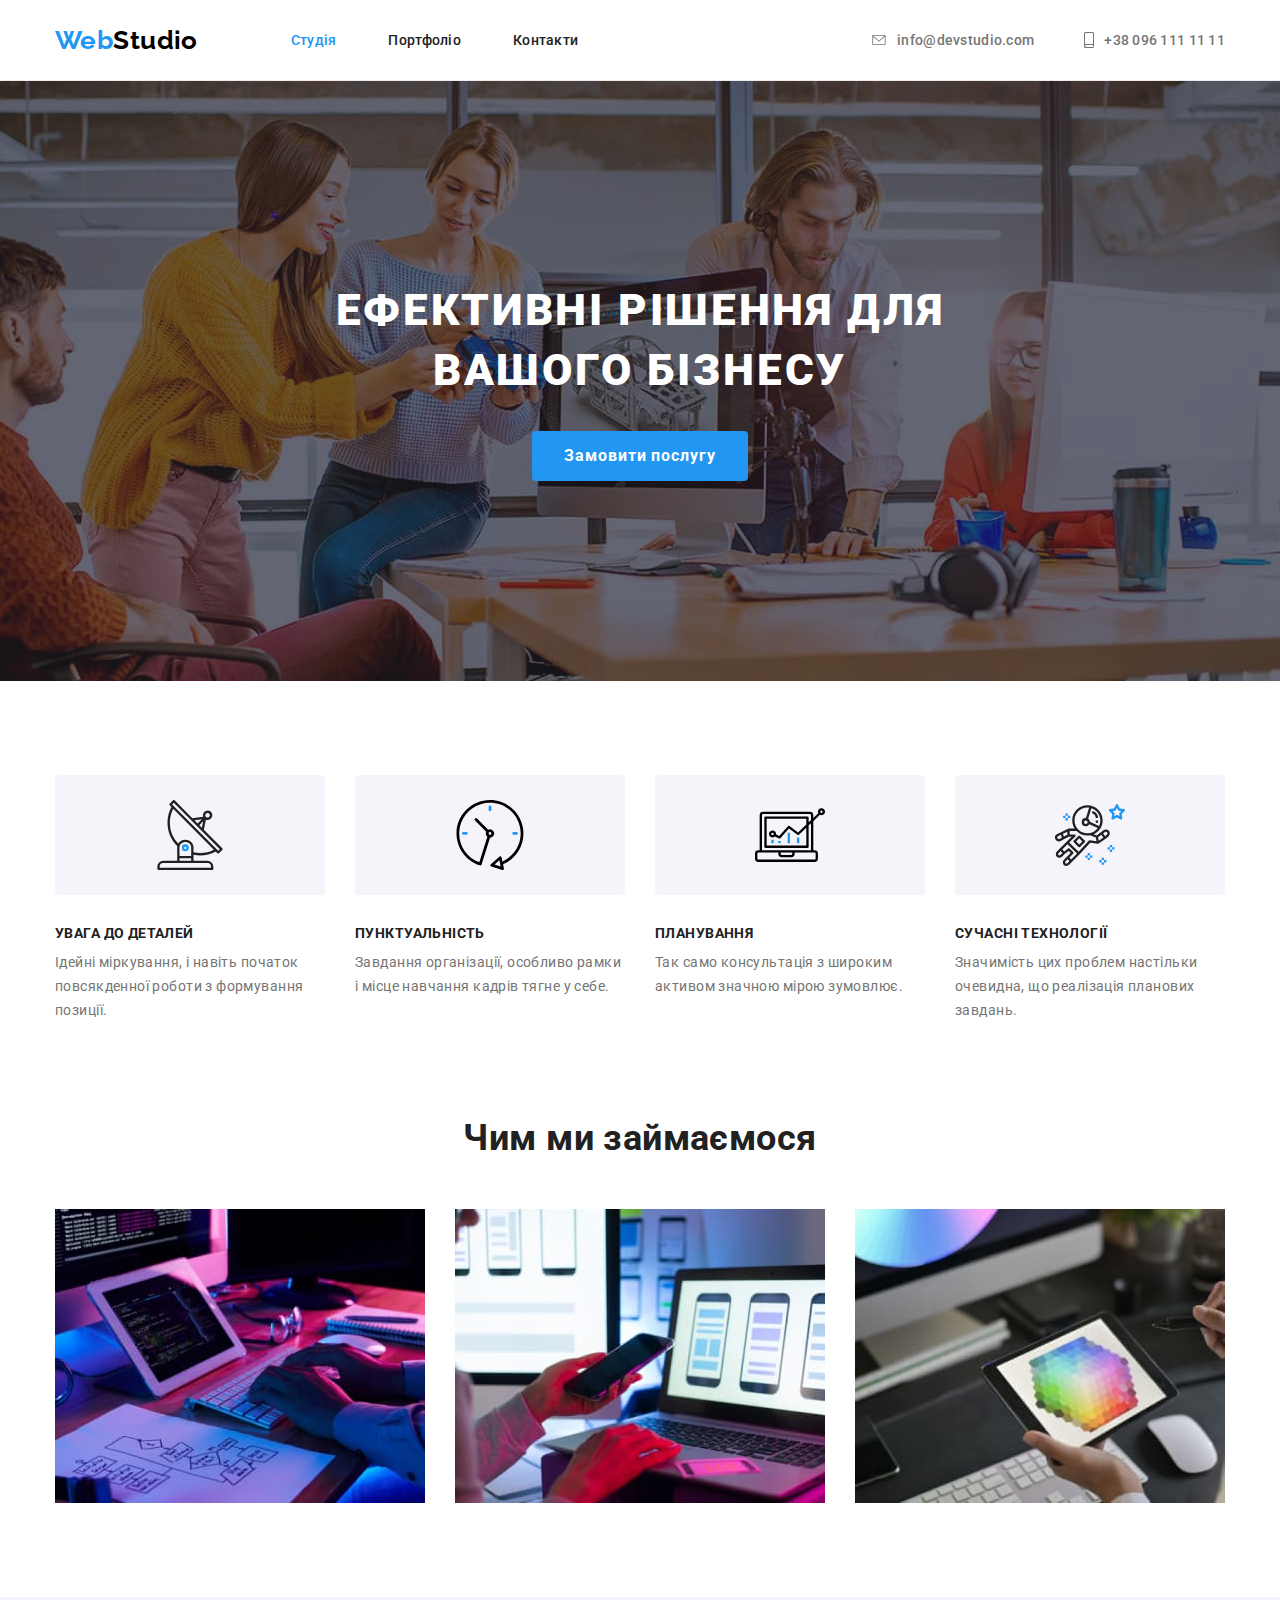
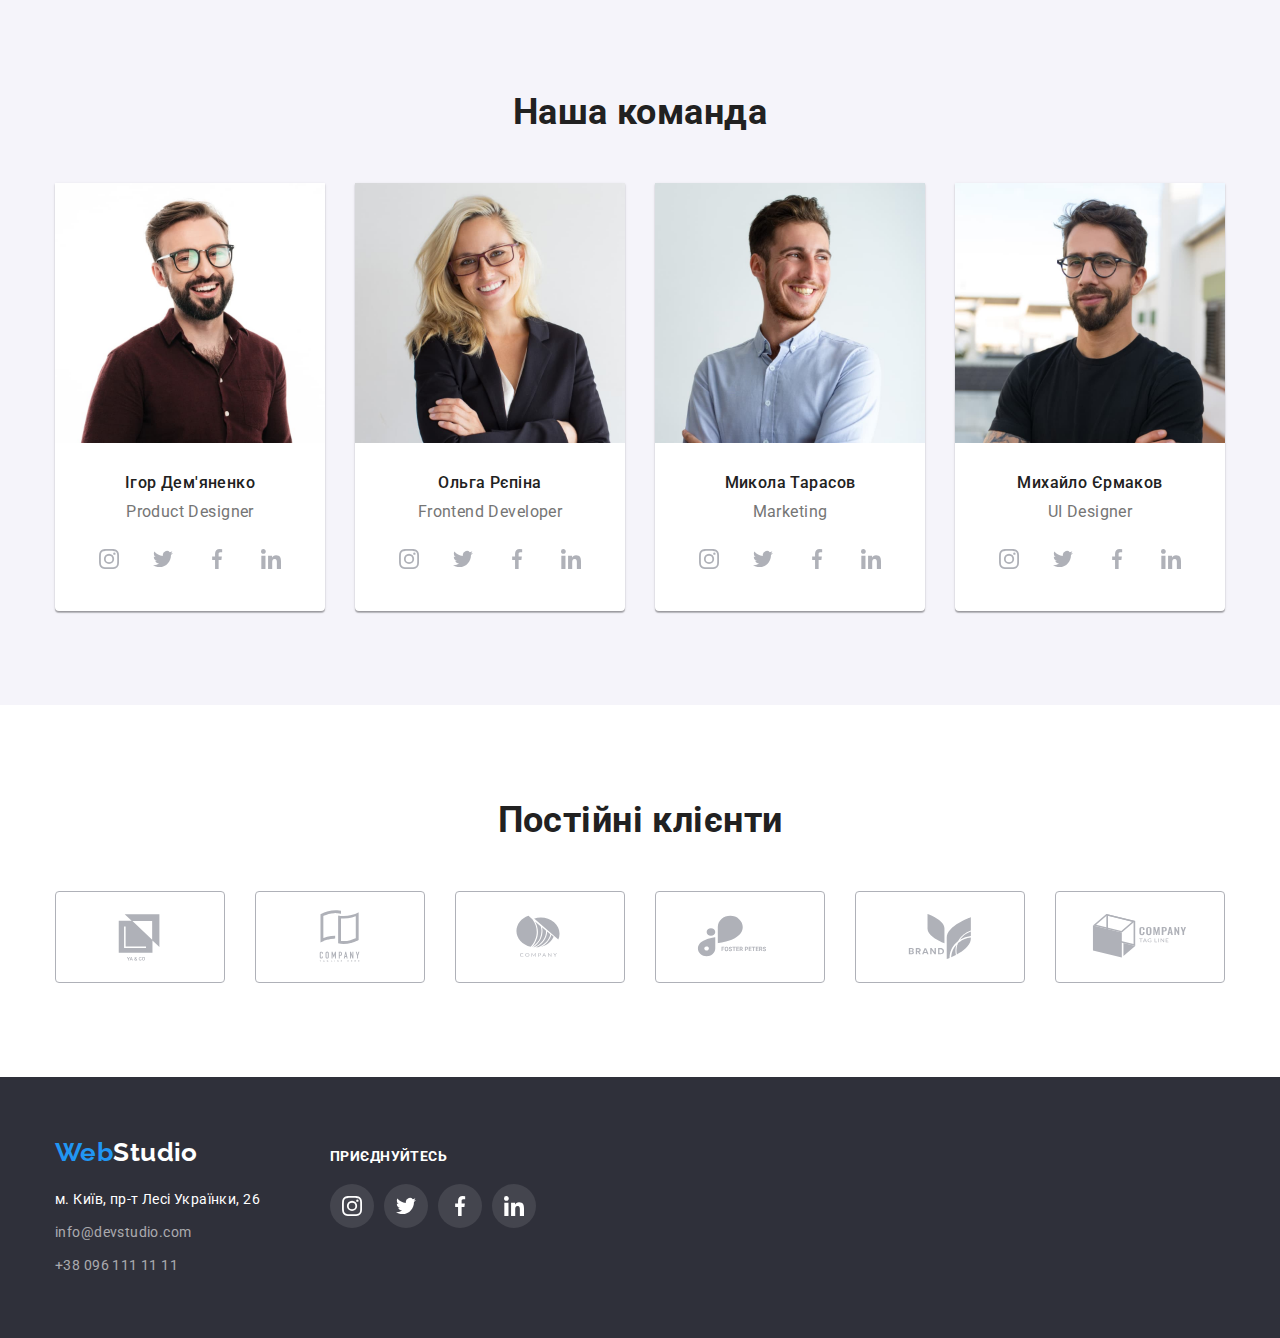
<file: index.html>
<!DOCTYPE html>
<html lang="uk">
<head>
    <meta charset="UTF-8">
    <meta http-equiv="X-UA-Compatible" content="IE=edge">
    <meta name="viewport" content="width=device-width, initial-scale=1.0">
    <title>Студія</title>
    <link rel="preconnect" href="https://fonts.googleapis.com">
    <link rel="preconnect" href="https://fonts.gstatic.com" crossorigin>
    <link href="https://fonts.googleapis.com/css2?family=Raleway:wght@700&family=Roboto:wght@400;500;700;900&display=swap" rel="stylesheet">
    <link rel="stylesheet" href="https://cdnjs.cloudflare.com/ajax/libs/modern-normalize/1.1.0/modern-normalize.css">
    <link rel="stylesheet" href="./css/styles.css">
</head>
<body>
    <header class="header">
        <div class="header-navigation container">
            <a lang="en" class="site-logo" href="./"><span class="site-logo-design">Web</span>Studio</a>
            <nav>
                <ul class="header-navigation-links list">
                    <li class="list-item"><a class="header-navigation-link current" href="./">Студія</a></li>
                    <li class="list-item"><a class="header-navigation-link" href="./portfolio.html">Портфоліо</a></li>
                    <li class="list-item"><a class="header-navigation-link" href="#">Контакти</a></li>
                </ul>
            </nav>
            <ul class="header-navigation-contacts list">
                <li class="list-item">
                    <a class="header-navigation-email" href="mailto:info@devstudio.com">
                        <svg class="header-navigation-email-icon">
                            <use href="./images/icons.svg#icon-envelope"></use>
                        </svg>
                        info@devstudio.com
                    </a>
                </li>
                <li class="list-item">
                    <a class="header-navigation-phone" href="tel:+380961111111">
                        <svg class="header-navigation-phone-icon">
                            <use href="./images/icons.svg#icon-smartphone"></use>
                        </svg>
                        +38 096 111 11 11
                    </a>
                </li>
            </ul>
        </div>
    </header>
    <main>
        <section class="hero">
            <div class="container">
                <h1 class="hero-title">Ефективні рішення для вашого бізнесу</h1>
                <button class="hero-button" type="button">Замовити послугу</button>
            </div>
        </section>
        <section class="section">
            <div class="container">
                <!-- hide this h2 -->
                <h2 class="skills-title">Наші особливості</h2>
                <ul class="company-skills-list list">
                    <li class="skill">
                        <div class="skill-icon-container">
                            <svg class="skill-icon">
                                <use href="./images/icons.svg#icon-antenna"></use>
                            </svg>
                        </div>
                        <h3 class="skill-title">Увага до деталей</h3>
                        <p class="skill-text">Ідейні міркування, і навіть початок повсякденної роботи з формування позиції.</p>
                    </li>
                    <li class="skill">
                        <div class="skill-icon-container">
                            <svg class="skill-icon">
                                <use href="./images/icons.svg#icon-clock"></use>
                            </svg>
                        </div>
                        <h3 class="skill-title">Пунктуальність</h3>
                        <p class="skill-text">Завдання організації, особливо рамки і місце навчання кадрів тягне у себе.</p>
                    </li>
                    <li class="skill">
                        <div class="skill-icon-container">
                            <svg class="skill-icon">
                                <use href="./images/icons.svg#icon-diagram"></use>
                            </svg>
                        </div>
                        <h3 class="skill-title">Планування</h3>
                        <p class="skill-text">Так само консультація з широким активом значною мірою зумовлює.</p>
                    </li>
                    <li class="skill">
                        <div class="skill-icon-container">
                            <svg class="skill-icon">
                                <use href="./images/icons.svg#icon-astronaut"></use>
                            </svg>
                        </div>
                        <h3 class="skill-title">Сучасні технології</h3>
                        <p class="skill-text">Значимість цих проблем настільки очевидна, що реалізація планових завдань.</p>
                    </li>
                </ul>
            </div>
            </section>
        <section class="section company-works-section">
            <div class="container">
                <h2 class="company-works-title">Чим ми займаємося</h2>
                <ul class="company-works-list list">
                    <li class="work">
                        <img src="./images/work1.jpg" alt="Програмування" width="370" height="295">
                    </li>
                    <li class="work">
                        <img src="./images/work2.jpg" alt="Аналітика" width="370" height="295">
                    </li>
                    <li class="work">
                        <img src="./images/work3.jpg" alt="Дизайн" width="370" height="295">
                    </li>
                </ul>
            </div>
        </section>
        <section class="company-team section">
            <div class="container">
                <h2 class="company-team-title">Наша команда</h2>
                <ul class="company-worker-list list">
                    <li class="team-card">
                        <img src="./images/igordemyanenko.jpg" alt="Ігор Дем'яненко" width="270" height="260">
                        <div class="worker-description">
                            <h3 class="company-worker-name">Ігор Дем'яненко</h3>
                            <p class="company-worker-position">Product Designer</p>
                            <ul class="social-links-list list">
                                <li class="social-item">
                                    <a class="social-link" href="https://instagram.com/" target="_blank" rel="noopener noreferrer">
                                        <svg class="social-link-icon">
                                            <use href="./images/icons.svg#icon-instagram"></use>
                                        </svg>
                                    </a>
                                </li>
                                <li class="social-item">
                                    <a class="social-link" href="https://twitter.com/" target="_blank" rel="noopener noreferrer">
                                        <svg class="social-link-icon">
                                            <use href="./images/icons.svg#icon-twitter"></use>
                                        </svg>
                                    </a>
                                </li>
                                <li class="social-item">
                                    <a class="social-link" href="https://facebook.com/" target="_blank" rel="noopener noreferrer">
                                        <svg class="social-link-icon">
                                            <use href="./images/icons.svg#icon-facebook"></use>
                                        </svg>
                                    </a>
                                </li>
                                <li class="social-item">
                                    <a class="social-link" href="https://linkedin.com/" target="_blank" rel="noopener noreferrer">
                                        <svg class="social-link-icon">
                                            <use href="./images/icons.svg#icon-linkedin"></use>
                                        </svg>
                                    </a>
                                </li>
                            </ul>
                        </div>
                    </li>
                    <li class="team-card">
                        <img src="./images/olgarepina.jpg" alt="Ольга Рєпіна" width="270" height="260">
                        <div class="worker-description">
                            <h3 class="company-worker-name">Ольга Рєпіна</h3>
                            <p class="company-worker-position">Frontend Developer</p>
                            <ul class="social-links-list list">
                                <li class="social-item">
                                    <a class="social-link" href="https://instagram.com/" target="_blank" rel="noopener noreferrer">
                                        <svg class="social-link-icon">
                                            <use href="./images/icons.svg#icon-instagram"></use>
                                        </svg>
                                    </a>
                                </li>
                                <li class="social-item">
                                    <a class="social-link" href="https://twitter.com/" target="_blank" rel="noopener noreferrer">
                                        <svg class="social-link-icon">
                                            <use href="./images/icons.svg#icon-twitter"></use>
                                        </svg>
                                    </a>
                                </li>
                                <li class="social-item">
                                    <a class="social-link" href="https://facebook.com/" target="_blank" rel="noopener noreferrer">
                                        <svg class="social-link-icon">
                                            <use href="./images/icons.svg#icon-facebook"></use>
                                        </svg>
                                    </a>
                                </li>
                                <li class="social-item">
                                    <a class="social-link" href="https://linkedin.com/" target="_blank" rel="noopener noreferrer">
                                        <svg class="social-link-icon">
                                            <use href="./images/icons.svg#icon-linkedin"></use>
                                        </svg>
                                    </a>
                                </li>
                            </ul>
                        </div>
                    </li>
                    <li class="team-card">
                        <img src="./images/mykolatarasov.jpg" alt="Микола Тарасов" width="270" height="260">
                        <div class="worker-description">
                            <h3 class="company-worker-name">Микола Тарасов</h3>
                            <p class="company-worker-position">Marketing</p>
                            <ul class="social-links-list list">
                                <li class="social-item">
                                    <a class="social-link" href="https://instagram.com/" target="_blank" rel="noopener noreferrer">
                                        <svg class="social-link-icon">
                                            <use href="./images/icons.svg#icon-instagram"></use>
                                        </svg>
                                    </a>
                                </li>
                                <li class="social-item">
                                    <a class="social-link" href="https://twitter.com/" target="_blank" rel="noopener noreferrer">
                                        <svg class="social-link-icon">
                                            <use href="./images/icons.svg#icon-twitter"></use>
                                        </svg>
                                    </a>
                                </li>
                                <li class="social-item">
                                    <a class="social-link" href="https://facebook.com/" target="_blank" rel="noopener noreferrer">
                                        <svg class="social-link-icon">
                                            <use href="./images/icons.svg#icon-facebook"></use>
                                        </svg>
                                    </a>
                                </li>
                                <li class="social-item">
                                    <a class="social-link" href="https://linkedin.com/" target="_blank" rel="noopener noreferrer">
                                        <svg class="social-link-icon">
                                            <use href="./images/icons.svg#icon-linkedin"></use>
                                        </svg>
                                    </a>
                                </li>
                            </ul>
                        </div>
                    </li>
                    <li class="team-card">
                        <img src="./images/mykhailoyermakov.jpg" alt="Михайло Єрмаков" width="270" height="260">
                        <div class="worker-description">
                            <h3 class="company-worker-name">Михайло Єрмаков</h3>
                            <p class="company-worker-position">UI Designer</p>
                            <ul class="social-links-list list">
                                <li class="social-item">
                                    <a class="social-link" href="https://instagram.com/" target="_blank" rel="noopener noreferrer">
                                        <svg class="social-link-icon">
                                            <use href="./images/icons.svg#icon-instagram"></use>
                                        </svg>
                                    </a>
                                </li>
                                <li class="social-item">
                                    <a class="social-link" href="https://twitter.com/" target="_blank" rel="noopener noreferrer">
                                        <svg class="social-link-icon">
                                            <use href="./images/icons.svg#icon-twitter"></use>
                                        </svg>
                                    </a>
                                </li>
                                <li class="social-item">
                                    <a class="social-link" href="https://facebook.com/" target="_blank" rel="noopener noreferrer">
                                        <svg class="social-link-icon">
                                            <use href="./images/icons.svg#icon-facebook"></use>
                                        </svg>
                                    </a>
                                </li>
                                <li class="social-item">
                                    <a class="social-link" href="https://linkedin.com/" target="_blank" rel="noopener noreferrer">
                                        <svg class="social-link-icon">
                                            <use href="./images/icons.svg#icon-linkedin"></use>
                                        </svg>
                                    </a>
                                </li>
                            </ul>
                        </div>
                    </li>
                </ul>
            </div>
        </section>
        <section class="section company-clients">
            <div class="container">
                <h2 class="company-clients-title">Постійні клієнти</h2>
                <ul class="company-clients-list list">
                    <li class="clients-list-item">
                        <a class="client-link" href="#" target="_blank" rel="noopener noreferrer">
                            <svg class="client-icon">
                                <use href="./images/icons.svg#icon-client_1"></use>
                            </svg>
                        </a>
                    </li>
                    <li class="clients-list-item">
                        <a class="client-link" href="#" target="_blank" rel="noopener noreferrer">
                            <svg class="client-icon">
                                <use href="./images/icons.svg#icon-client_2"></use>
                            </svg>
                        </a>
                    </li>
                    <li class="clients-list-item">
                        <a class="client-link" href="#" target="_blank" rel="noopener noreferrer">
                            <svg class="client-icon">
                                <use href="./images/icons.svg#icon-client_3"></use>
                            </svg>
                        </a>
                    </li>
                    <li class="clients-list-item">
                        <a class="client-link" href="#" target="_blank" rel="noopener noreferrer">
                            <svg class="client-icon">
                                <use href="./images/icons.svg#icon-client_4"></use>
                            </svg>
                        </a>
                    </li>
                    <li class="clients-list-item">
                        <a class="client-link" href="#" target="_blank" rel="noopener noreferrer">
                            <svg class="client-icon">
                                <use href="./images/icons.svg#icon-client_5"></use>
                            </svg>
                        </a>
                    </li>
                    <li class="clients-list-item">
                        <a class="client-link" href="#" target="_blank" rel="noopener noreferrer">
                            <svg class="client-icon">
                                <use href="./images/icons.svg#icon-client_6"></use>
                            </svg>
                        </a>
                    </li>
                </ul>
            </div>
        </section>
    </main>
    <footer class="footer">
        <div class="footer-container container">
            <div class="footer-logo-contacts">
                <a lang="en" class="site-logo footer-logo" href="./"><span class="site-logo-design">Web</span>Studio</a>
                <div class="address-container">
                    <address>
                        <ul class="footer-contacts-list list">
                            <li class="footer-physical-address">м. Київ, пр-т Лесі Українки, 26</li>
                            <li><a class="footer-contact" href="mailto:info@devstudio.com">info@devstudio.com</a></li>
                            <li><a class="footer-contact" href="tel:+380961111111">+38 096 111 11 11</a></li>
                        </ul>
                    </address>
                </div>
            </div>
            <div class="footer-social-container">
                <p class="footer-social-title">Приєднуйтесь</p>
                <ul class="footer-social-list list">
                    <li class="footer-social-item">
                        <a class="footer-social-link" href="https://instagram.com/" target="_blank" rel="noopener noreferrer">
                            <svg class="footer-social-link-icon">
                                <use href="./images/icons.svg#icon-instagram"></use>
                            </svg>
                        </a>
                    </li>
                    <li class="footer-social-item">
                        <a class="footer-social-link" href="https://twitter.com/" target="_blank" rel="noopener noreferrer">
                            <svg class="footer-social-link-icon">
                                <use href="./images/icons.svg#icon-twitter"></use>
                            </svg>
                        </a>
                    </li>
                    <li class="footer-social-item">
                        <a class="footer-social-link" href="https://facebook.com/" target="_blank" rel="noopener noreferrer">
                            <svg class="footer-social-link-icon">
                                <use href="./images/icons.svg#icon-facebook"></use>
                            </svg>
                        </a>
                    </li>
                    <li class="footer-social-item">
                        <a class="footer-social-link" href="https://linkedin.com/" target="_blank" rel="noopener noreferrer">
                            <svg class="footer-social-link-icon">
                                <use href="./images/icons.svg#icon-linkedin"></use>
                            </svg>
                        </a>
                    </li>
                </ul>
            </div>
        </div>
    </footer>
</body>
</html>
</file>
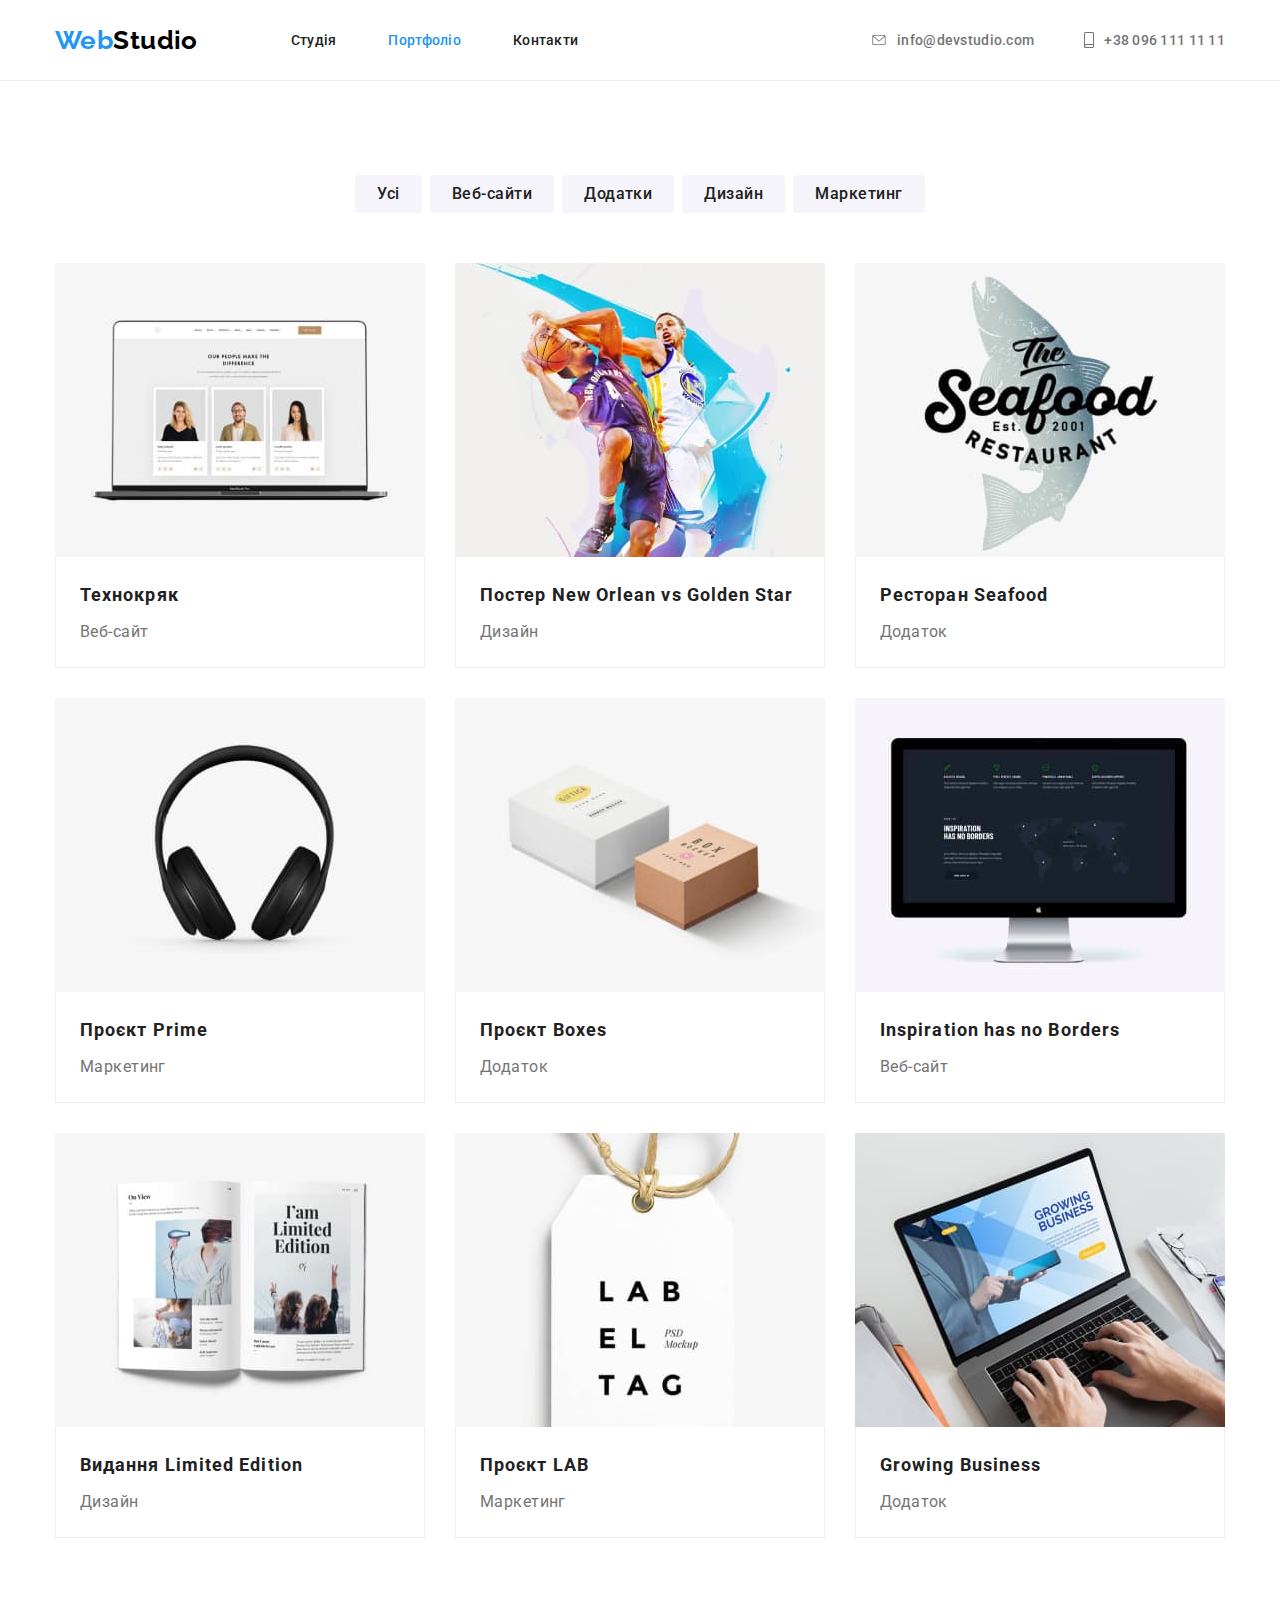
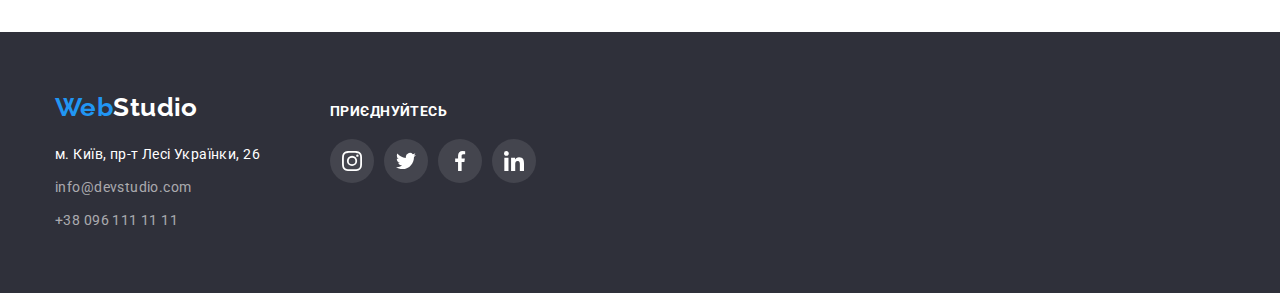
<file: portfolio.html>
<!DOCTYPE html>
<html lang="uk">
<head>
    <meta charset="UTF-8">
    <meta http-equiv="X-UA-Compatible" content="IE=edge">
    <meta name="viewport" content="width=device-width, initial-scale=1.0">
    <title>Портфоліо</title>
    <link rel="preconnect" href="https://fonts.googleapis.com">
    <link rel="preconnect" href="https://fonts.gstatic.com" crossorigin>
    <link href="https://fonts.googleapis.com/css2?family=Raleway:wght@700&family=Roboto:wght@400;500;700;900&display=swap" rel="stylesheet">
    <link rel="stylesheet" href="https://cdnjs.cloudflare.com/ajax/libs/modern-normalize/1.1.0/modern-normalize.css">
    <link rel="stylesheet" href="./css/styles.css">
</head>
<body>
    <header class="header">
        <div class="header-navigation container">
            <a lang="en" class="site-logo" href="./"><span class="site-logo-design">Web</span>Studio</a>
            <nav>
                <ul class="header-navigation-links list">
                    <li class="list-item"><a class="header-navigation-link" href="./">Студія</a></li>
                    <li class="list-item"><a class="header-navigation-link current" href="./portfolio.html">Портфоліо</a></li>
                    <li class="list-item"><a class="header-navigation-link" href="#">Контакти</a></li>
                </ul>
            </nav>
            <ul class="header-navigation-contacts list">
                <li class="list-item">
                    <a class="header-navigation-email" href="mailto:info@devstudio.com">
                        <svg class="header-navigation-email-icon">
                            <use href="./images/icons.svg#icon-envelope"></use>
                        </svg>
                        info@devstudio.com
                    </a>
                </li>
                <li class="list-item">
                    <a class="header-navigation-phone" href="tel:+380961111111">
                        <svg class="header-navigation-phone-icon">
                            <use href="./images/icons.svg#icon-smartphone"></use>
                        </svg>
                        +38 096 111 11 11
                    </a>
                </li>
            </ul>
        </div>
    </header>
    <main>
        <section class="projects section">
            <div class="container">
                <!-- hide this h1 -->
                <h1 class="projects-title">Наші проекти</h1>
                <ul class="projects-filter-buttons-list list">
                    <li class="projects-filter-item"><button class="projects-filter-button" type="button">Усі</button></li>
                    <li class="projects-filter-item"><button class="projects-filter-button" type="button">Веб-сайти</button></li>
                    <li class="projects-filter-item"><button class="projects-filter-button" type="button">Додатки</button></li>
                    <li class="projects-filter-item"><button class="projects-filter-button" type="button">Дизайн</button></li>
                    <li class="projects-filter-item"><button class="projects-filter-button" type="button">Маркетинг</button></li>
                </ul>
                <ul class="projects-list list">
                    <li class="projects-item">
                        <a class="project-link" href="#">
                            <img src="./images/technocrack.jpg" alt="Технокряк" width="370" height="295">
                            <div class="project-content">
                                <h2 class="project-title">Технокряк</h2>
                                <p class="project-type">Веб-сайт</p>
                            </div>
                        </a>
                    </li>
                    <li class="projects-item">
                        <a class="project-link" href="#">
                            <img src="./images/poster_new-orlean.jpg" alt="Постер New Orlean vs Golden Star" width="370" height="295">
                            <div class="project-content">
                                <h2 class="project-title">Постер New Orlean vs Golden Star</h2>
                                <p class="project-type">Дизайн</p>
                            </div>
                        </a>
                    </li>
                    <li class="projects-item">
                        <a class="project-link" href="">
                            <img src="./images/restaurant_seafood.jpg" alt="Ресторан Seafood" width="370" height="295">
                            <div class="project-content">
                                <h2 class="project-title">Ресторан Seafood</h2>
                                <p class="project-type">Додаток</p>
                            </div>
                        </a>
                    </li>
                    <li class="projects-item">
                        <a class="project-link" href="#">
                            <img src="./images/project_prime.jpg" alt="Проєкт Prime" width="370" height="295">
                            <div class="project-content">
                                <h2 class="project-title">Проєкт Prime</h2>
                                <p class="project-type">Маркетинг</p>
                            </div>
                        </a>
                    </li>
                    <li class="projects-item">
                        <a class="project-link" href="#">
                            <img src="./images/project_boxes.jpg" alt="Проєкт Boxes" width="370" height="295">
                            <div class="project-content">
                                <h2 class="project-title">Проєкт Boxes</h2>
                                <p class="project-type">Додаток</p>
                            </div>
                        </a>
                    </li>
                    <li class="projects-item">
                        <a class="project-link" href="#">
                            <img src="./images/inspiration_has_no_borders.jpg" alt="Inspiration has no Borders" width="370"
                                height="295">
                            <div class="project-content">
                                <h2 class="project-title">Inspiration has no Borders</h2>
                                <p class="project-type">Веб-сайт</p>
                            </div>
                        </a>
                    </li>
                    <li class="projects-item">
                        <a class="project-link" href="#">
                            <img src="./images/book_limited-edition.jpg" alt="Видання Limited Edition" width="370" height="295">
                           <div class="project-content">
                                <h2 class="project-title">Видання Limited Edition</h2>
                                <p class="project-type">Дизайн</p>
                           </div>
                        </a>
                    </li>
                    <li class="projects-item">
                        <a class="project-link" href="#">
                            <img src="./images/project_lab.jpg" alt="Проєкт LAB" width="370" height="295">
                            <div class="project-content">
                                <h2 class="project-title">Проєкт LAB</h2>
                                <p class="project-type">Маркетинг</p>
                            </div>
                        </a>
                    </li>
                    <li class="projects-item">
                        <a class="project-link" href="#">
                            <img src="./images/growing-business.jpg" alt="Growing Business" width="370" height="295">
                            <div class="project-content">
                                <h2 class="project-title">Growing Business</h2>
                                <p class="project-type">Додаток</p>
                            </div>
                        </a>
                    </li>
                </ul>
            </div>
        </section>
    </main>
    <footer class="footer">
        <div class="footer-container container">
            <div class="footer-logo-contacts">
                <a lang="en" class="site-logo footer-logo" href="./"><span class="site-logo-design">Web</span>Studio</a>
                <div class="address-container">
                    <address>
                        <ul class="footer-contacts-list list">
                            <li class="footer-physical-address">м. Київ, пр-т Лесі Українки, 26</li>
                            <li><a class="footer-contact" href="mailto:info@devstudio.com">info@devstudio.com</a></li>
                            <li><a class="footer-contact" href="tel:+380961111111">+38 096 111 11 11</a></li>
                        </ul>
                    </address>
                </div>
            </div>
            <div class="footer-social-container">
                <p class="footer-social-title">Приєднуйтесь</p>
                <ul class="footer-social-list list">
                    <li class="footer-social-item">
                        <a class="footer-social-link" href="https://instagram.com/" target="_blank"
                            rel="noopener noreferrer">
                            <svg class="footer-social-link-icon">
                                <use href="./images/icons.svg#icon-instagram"></use>
                            </svg>
                        </a>
                    </li>
                    <li class="footer-social-item">
                        <a class="footer-social-link" href="https://twitter.com/" target="_blank" rel="noopener noreferrer">
                            <svg class="footer-social-link-icon">
                                <use href="./images/icons.svg#icon-twitter"></use>
                            </svg>
                        </a>
                    </li>
                    <li class="footer-social-item">
                        <a class="footer-social-link" href="https://facebook.com/" target="_blank"
                            rel="noopener noreferrer">
                            <svg class="footer-social-link-icon">
                                <use href="./images/icons.svg#icon-facebook"></use>
                            </svg>
                        </a>
                    </li>
                    <li class="footer-social-item">
                        <a class="footer-social-link" href="https://linkedin.com/" target="_blank"
                            rel="noopener noreferrer">
                            <svg class="footer-social-link-icon">
                                <use href="./images/icons.svg#icon-linkedin"></use>
                            </svg>
                        </a>
                    </li>
                </ul>
            </div>
        </div>
    </footer>
</body>
</html>
</file>
<file: css/styles.css>
:root {
    --body-text-color: #212121;
    --header-navigation-link-hover-color: #2196f3;
    --site-logo-color: #000000;
    --header-contacts-color: #757575;
    --header-navigation-link-color: #212121;
    --header-current-color: #2196f3;
    --header-border-color: #ececec;
    --hero-button-background-color: #2196f3;
    --hero-button-background-active-color: #188ce8;
    --skill-icon-backgruond: #f5f4fa;
    --skill-text-color: #757575;
    --company-team-background-color: #f5f4fa;
    --company-works-title-color: #212121;
    --company-worker-name-color: #212121;
    --company-worker-position-color: #757575;
    --social-icons-fill: #afb1b8;
    --projects-filter-button-background: #f5f4fa;
    --projects-filter-button-hover-background-color: #2196f3;
    --projects-filter-button-text-color: #212121;
    --projects-link-color: #212121;
    --project-title-color: #212121;
    --projects-type-color: #757575;
    --projects-item-border-color: #eeeeee;
    --hero-footer-background-color: #2f303a;
    --footer-contacts-color: rgba(255, 255, 255, 0.6);
    --footer-contacts-hove-focus-color: #2196f3;
    --footer-social-link-bg-color: rgba(255, 255, 255, 0.1);
    --global-white-color: #ffffff;
    --social-clients-links-hover-color: #2196f3;
}

html {
    box-sizing: border-box;
}

body {
    font-family: "Roboto", sans-serif;
    font-size: 14px;
    letter-spacing: 0.03em;
    color: var(--body-text-color);
}

h1,
h2,
h3,
p {
    margin-top: 0;
    margin-bottom: 0;
}

img {
    display: block;
    max-width: 100%;
    height: auto;
}

.container {
    margin-left: auto;
    margin-right: auto;
    padding-left: 15px;
    padding-right: 15px;
    width: 1200px;
}

.section {
    padding-top: 94px;
    padding-bottom: 94px;
}

.list {
    padding: 0;
    margin: 0;
    list-style: none;
}

.header {
    border-bottom: 1px solid var(--header-border-color);
}

.header-navigation {
    display: flex;
    align-items: center;
}

.site-logo {
    font-family: "Raleway", sans-serif;
    font-style: normal;
    font-size: 26px;
    font-weight: 700;
    line-height: 1.1923;
    text-decoration: none;
    color: var(--site-logo-color);
}

.site-logo-design {
    color: var(--header-navigation-link-hover-color);
}

.header-navigation-links {
    display: flex;
    margin-left: 93px;
}

.header-navigation-links .header-navigation-link,
.header-navigation-contacts .header-navigation-email,
.header-navigation-contacts .header-navigation-phone {
    padding-top: 32px;
    padding-bottom: 32px;
}

.header-navigation-links .list-item + .list-item {
    margin-left: 52px;
}

.header-navigation-contacts .list-item + .list-item {
    margin-left: 50px;
}

.header-navigation-contacts {
    display: flex;
    margin-left: auto;
}

.header-navigation-link {
    display: block;
    font-style: normal;
    font-weight: 500;
    line-height: 1.1428;
    letter-spacing: 0.02em;
    text-decoration: none;
    color: var(--header-navigation-link-color);
}

.header-navigation-email-icon {
    width: 16px;
    height: 10px;
    margin-right: 10px;
    fill: currentColor;
}

.header-navigation-phone-icon {
    width: 10px;
    height: 16px;
    margin-right: 10px;
    fill: currentColor;
}

.header-navigation-email,
.header-navigation-phone {
    display: flex;
    align-items: center;
    font-weight: 500;
    line-height: 1.1428;
    letter-spacing: 0.02em;
    text-decoration: none;
    color: var(--header-contacts-color);
}

.header-navigation-link:hover,
.header-navigation-email:hover,
.header-navigation-phone:hover,
.header-navigation-link:focus,
.header-navigation-email:focus,
.header-navigation-phone:focus {
    color: var(--header-navigation-link-hover-color);
}

.current {
    color: var(--header-current-color);
}

.hero {
    max-width: 1600px;
    min-height: 600px;
    margin-left: auto;
    margin-right: auto;
    padding-top: 200px;
    padding-bottom: 200px;
    text-align: center;
    background-image: linear-gradient(
            to right,
            rgba(47, 48, 58, 0.4),
            rgba(47, 48, 58, 0.4)
        ),
        url(../images/hero_image.jpg);
    background-repeat: no-repeat;
    background-position: center;
    background-size: cover;
    background-color: var(--body-text-color);
}

.hero-title {
    display: block;
    width: 696px;
    margin-left: auto;
    margin-right: auto;
    margin-bottom: 30px;
    font-weight: 900;
    font-size: 44px;
    line-height: 1.3636;
    text-align: center;
    letter-spacing: 0.06em;
    text-transform: uppercase;
    color: var(--global-white-color);
}

.hero-button {
    background: var(--hero-button-background-color);
    padding: 10px 32px;
    font-family: "Roboto", sans-serif;
    font-style: normal;
    font-size: 16px;
    font-weight: 700;
    line-height: 1.875;
    align-items: center;
    text-align: center;
    letter-spacing: 0.06em;
    cursor: pointer;
    color: var(--global-white-color);
    border: none;
    border-radius: 4px;
}

.hero-button:active {
    background: var(--hero-button-background-active-color);
}

.company-skills-list {
    display: flex;
}

.company-skills-list .skill + .skill {
    margin-left: 30px;
}

.skill {
    flex-basis: calc(100% / 4);
}

.skill-icon {
    width: 70px;
    height: 70px;
}

.skill-icon-container {
    /* padding: 25px 100px;
    margin-bottom: 30px;
    background-color: var(--skill-icon-backgruond);
    border-radius: 4px; 
    ????????????????????????
    тому що при зміні висоти  
    потрібно і падінги змінювати*/
    display: flex;
    align-items: center;
    justify-content: center;
    height: 120px;
    background: var(--skill-icon-backgruond);
    border-radius: 4px;
    margin-bottom: 30px;
}

.skill-title {
    margin-bottom: 10px;
    font-style: normal;
    font-size: 14px;
    line-height: 1.1428;
    text-transform: uppercase;
}

.skill-text {
    font-style: normal;
    font-weight: 400;
    line-height: 1.7142;
    color: var(--skill-text-color);
}

.company-works-section {
    padding-top: 0;
}

.company-works-list {
    display: flex;
}

.company-works-list .work + .work {
    margin-left: 30px;
}

.company-works-title,
.company-team-title,
.company-clients-title {
    margin-bottom: 50px;
    font-style: normal;
    font-size: 36px;
    line-height: 1.1666;
    text-align: center;
    color: var(--company-works-title-color);
}

.company-team {
    background-color: var(--company-team-background-color);
}

.company-worker-list {
    display: flex;
}

.company-worker-list .team-card + .team-card {
    margin-left: 30px;
}

.team-card {
    background-color: var(--global-white-color);
    box-shadow: 0px 1px 3px rgba(0, 0, 0, 0.12), 0px 1px 1px rgba(0, 0, 0, 0.14),
        0px 2px 1px rgba(0, 0, 0, 0.2);
    border-bottom-left-radius: 4px;
    border-bottom-right-radius: 4px;
}

.worker-description {
    padding-top: 30px;
    padding-bottom: 30px;
}

.company-worker-name {
    margin-bottom: 10px;
    font-style: normal;
    font-size: 16px;
    font-weight: 500;
    line-height: 1.1875;
    text-align: center;
    color: var(--company-worker-name-color);
}

.company-worker-position {
    margin-bottom: 16px;
    font-size: 16px;
    line-height: 19px;
    text-align: center;
    color: var(--company-worker-position-color);
}

.social-links-list {
    display: flex;
    justify-content: center;
}

.social-links-list .social-item + .social-item {
    margin-left: 10px;
}

.social-link {
    width: 44px;
    height: 44px;
    display: flex;
    align-items: center;
    justify-content: center;
    color: var(--social-icons-fill);
    background-color: var(--global-white-color);
}

.social-link-icon {
    width: 20px;
    height: 20px;
    fill: currentColor;
}

.social-link:hover,
.social-link:focus {
    color: var(--global-white-color);
    background-color: var(--social-clients-links-hover-color);
    border-radius: 50%;
}

.company-clients-list {
    display: flex;
    justify-content: center;
}

.company-clients-list .clients-list-item + .clients-list-item {
    margin-left: 30px;
}

.client-link {
    border: 1px solid var(--social-icons-fill);
    border-radius: 4px;
    width: 170px;
    height: 92px;
    display: flex;
    align-items: center;
    justify-content: center;
    color: var(--social-icons-fill);
    background-color: var(--global-white-color);
}

.client-icon {
    width: 106px;
    height: 60px;
    fill: currentColor;
}

.client-link:hover,
.client-link:focus {
    color: var(--social-clients-links-hover-color);
    background-color: var(--global-white-color);
    border: 1px solid var(--social-clients-links-hover-color);
}

/* hide h1, h2 */
.projects-title,
.skills-title {
    position: absolute;
    width: 1px;
    height: 1px;
    margin: -1px;
    border: 0;
    padding: 0;
    white-space: nowrap;
    clip-path: inset(100%);
    clip: rect(0 0 0 0);
    overflow: hidden;
}

.projects-filter-buttons-list {
    display: flex;
    justify-content: center;
    margin-bottom: 50px;
}

.projects-filter-buttons-list .projects-filter-item + .projects-filter-item {
    margin-left: 8px;
}

.projects-filter-button {
    background: var(--projects-filter-button-background);
    padding: 6px 22px;
    font-family: "Roboto", sans-serif;
    font-style: normal;
    font-size: 16px;
    font-weight: 500;
    line-height: 1.625;
    text-align: center;
    letter-spacing: 0.03em;
    cursor: pointer;
    color: var(--projects-filter-button-text-color);
    border: none;
    border-radius: 4px;
}

.projects-filter-button:hover,
.projects-filter-button:focus {
    background: var(--projects-filter-button-hover-background-color);
    color: var(--global-white-color);
    box-shadow: 0px 3px 1px rgba(0, 0, 0, 0.1), 0px 1px 2px rgba(0, 0, 0, 0.08),
        0px 2px 2px rgba(0, 0, 0, 0.12);
}

.projects-list {
    display: flex;
    flex-wrap: wrap;
    margin-top: -30px;
    margin-left: -30px;
}

.projects-item {
    margin-top: 30px;
    margin-left: 30px;
    flex-basis: calc(100% / 3 - 30px);
}

.project-link {
    display: block;
    text-decoration: none;
    color: var(--projects-link-color);
}

.project-link:hover,
.project-link:focus {
    box-shadow: 0px 1px 1px rgba(0, 0, 0, 0.12), 0px 4px 4px rgba(0, 0, 0, 0.06),
        1px 4px 6px rgba(0, 0, 0, 0.16);
}

.project-title {
    margin-bottom: 4px;
    font-style: normal;
    font-size: 18px;
    line-height: 2;
    letter-spacing: 0.06em;
    color: var(--project-title-color);
}

.project-type {
    font-style: normal;
    font-size: 16px;
    line-height: 1.875;
    color: var(--projects-type-color);
}

.project-content {
    padding: 20px 24px;
    border: 1px solid var(--projects-item-border-color);
    border-top: none;
}

.footer {
    padding-top: 60px;
    padding-bottom: 60px;
    background-color: var(--hero-footer-background-color);
}

.footer-container {
    display: flex;
    align-items: baseline;
}

.footer-logo {
    display: block;
    margin-bottom: 20px;
    color: var(--global-white-color);
}

.footer-contacts-list li:not(:last-child) {
    margin-bottom: 9px;
}

.footer-physical-address {
    display: block;
    margin-bottom: 9px;
    font-style: normal;
    font-size: 14px;
    line-height: 1.7142;
    color: var(--global-white-color);
}

.footer-contact {
    font-style: normal;
    line-height: 1.7142;
    text-decoration: none;
    color: var(--footer-contacts-color);
}

.footer-contact:hover,
.footer-contact:focus {
    color: var(--footer-contacts-hove-focus-color);
}

.footer-social-title {
    margin-bottom: 20px;
    font-style: normal;
    font-weight: 700;
    font-size: 14px;
    line-height: calc(16 / 14);
    letter-spacing: 0.03em;
    text-transform: uppercase;
    color: var(--global-white-color);
}

.footer-social-container {
    margin-left: 70px;
}

.footer-social-list {
    display: flex;
    justify-content: center;
}

.footer-social-list .footer-social-item + .footer-social-item {
    margin-left: 10px;
}

.footer-social-link-icon {
    width: 20px;
    height: 20px;
    fill: currentColor;
}

.footer-social-link {
    width: 44px;
    height: 44px;
    display: flex;
    align-items: center;
    justify-content: center;
    color: var(--global-white-color);
    background-color: var(--footer-social-link-bg-color);
    border-radius: 50%;
}

.footer-social-link:hover,
.footer-social-link:focus {
    background-color: var(--social-clients-links-hover-color);
}
</file>
